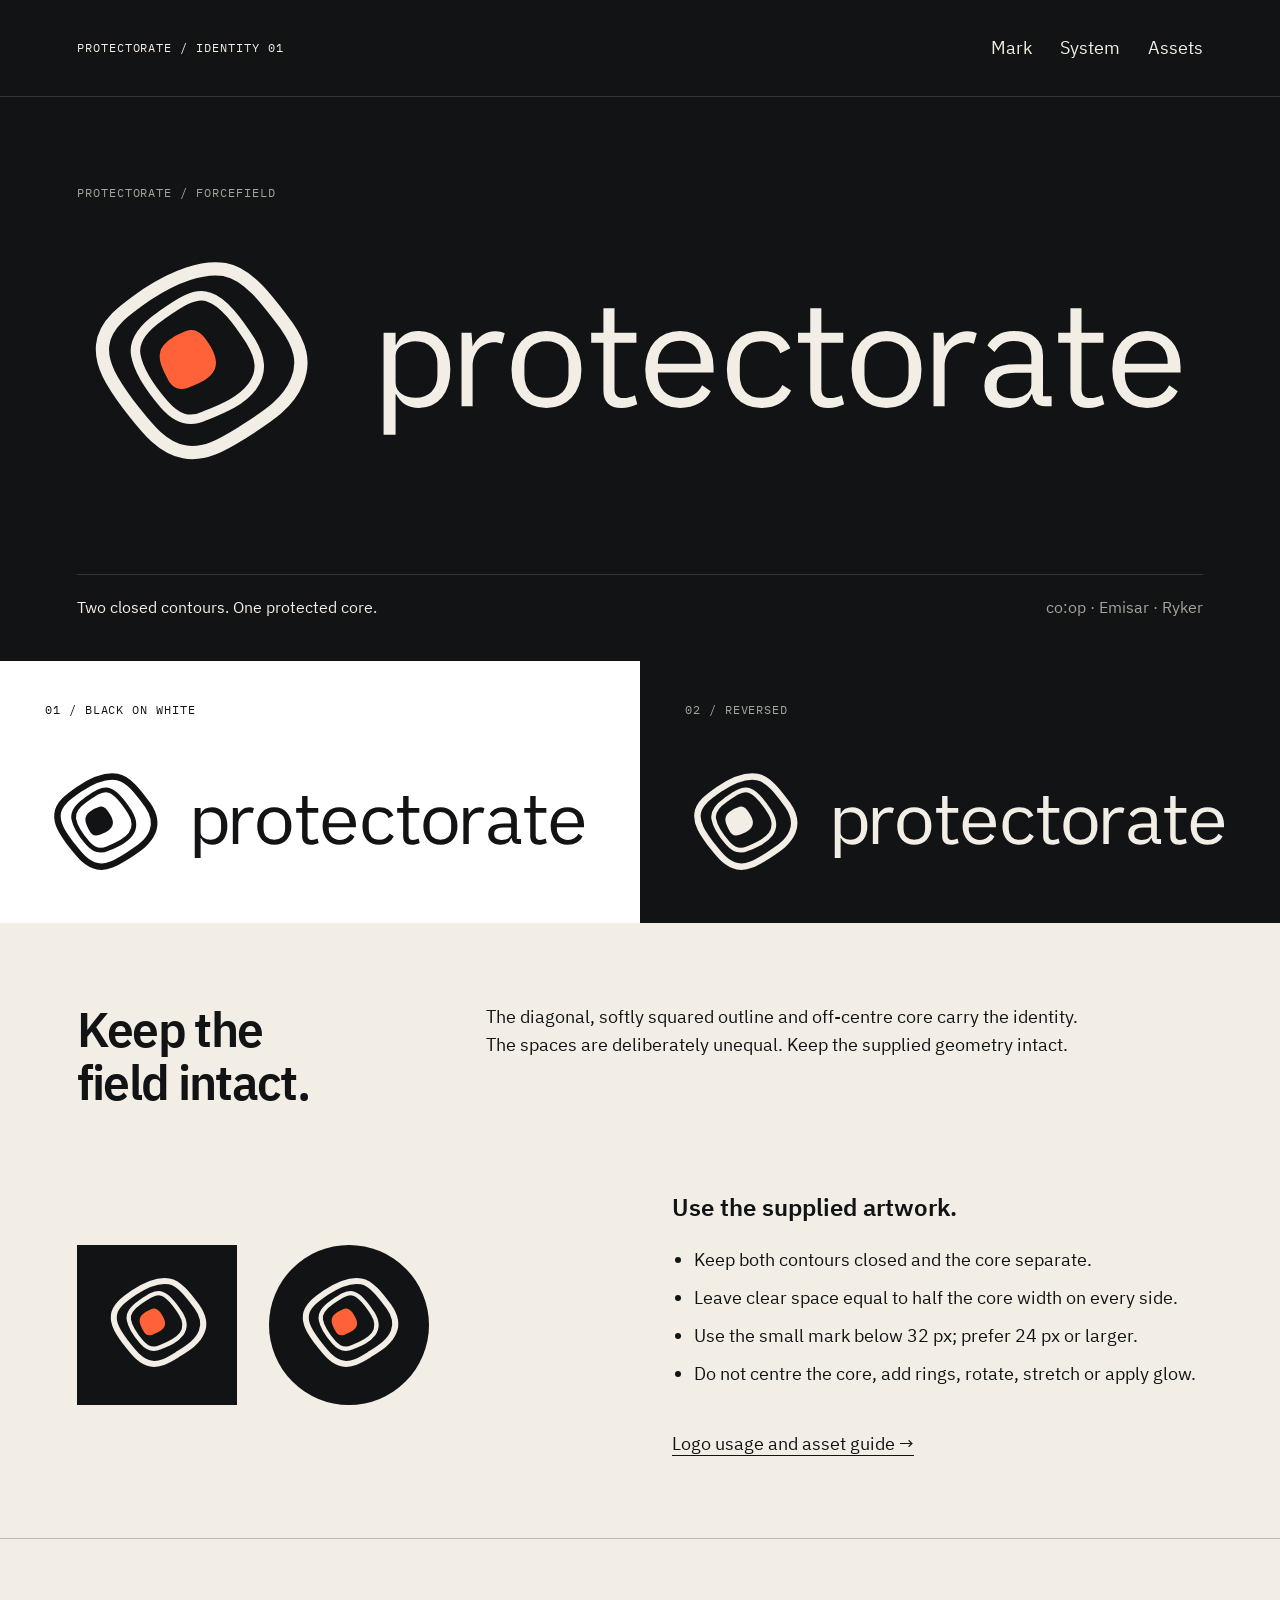
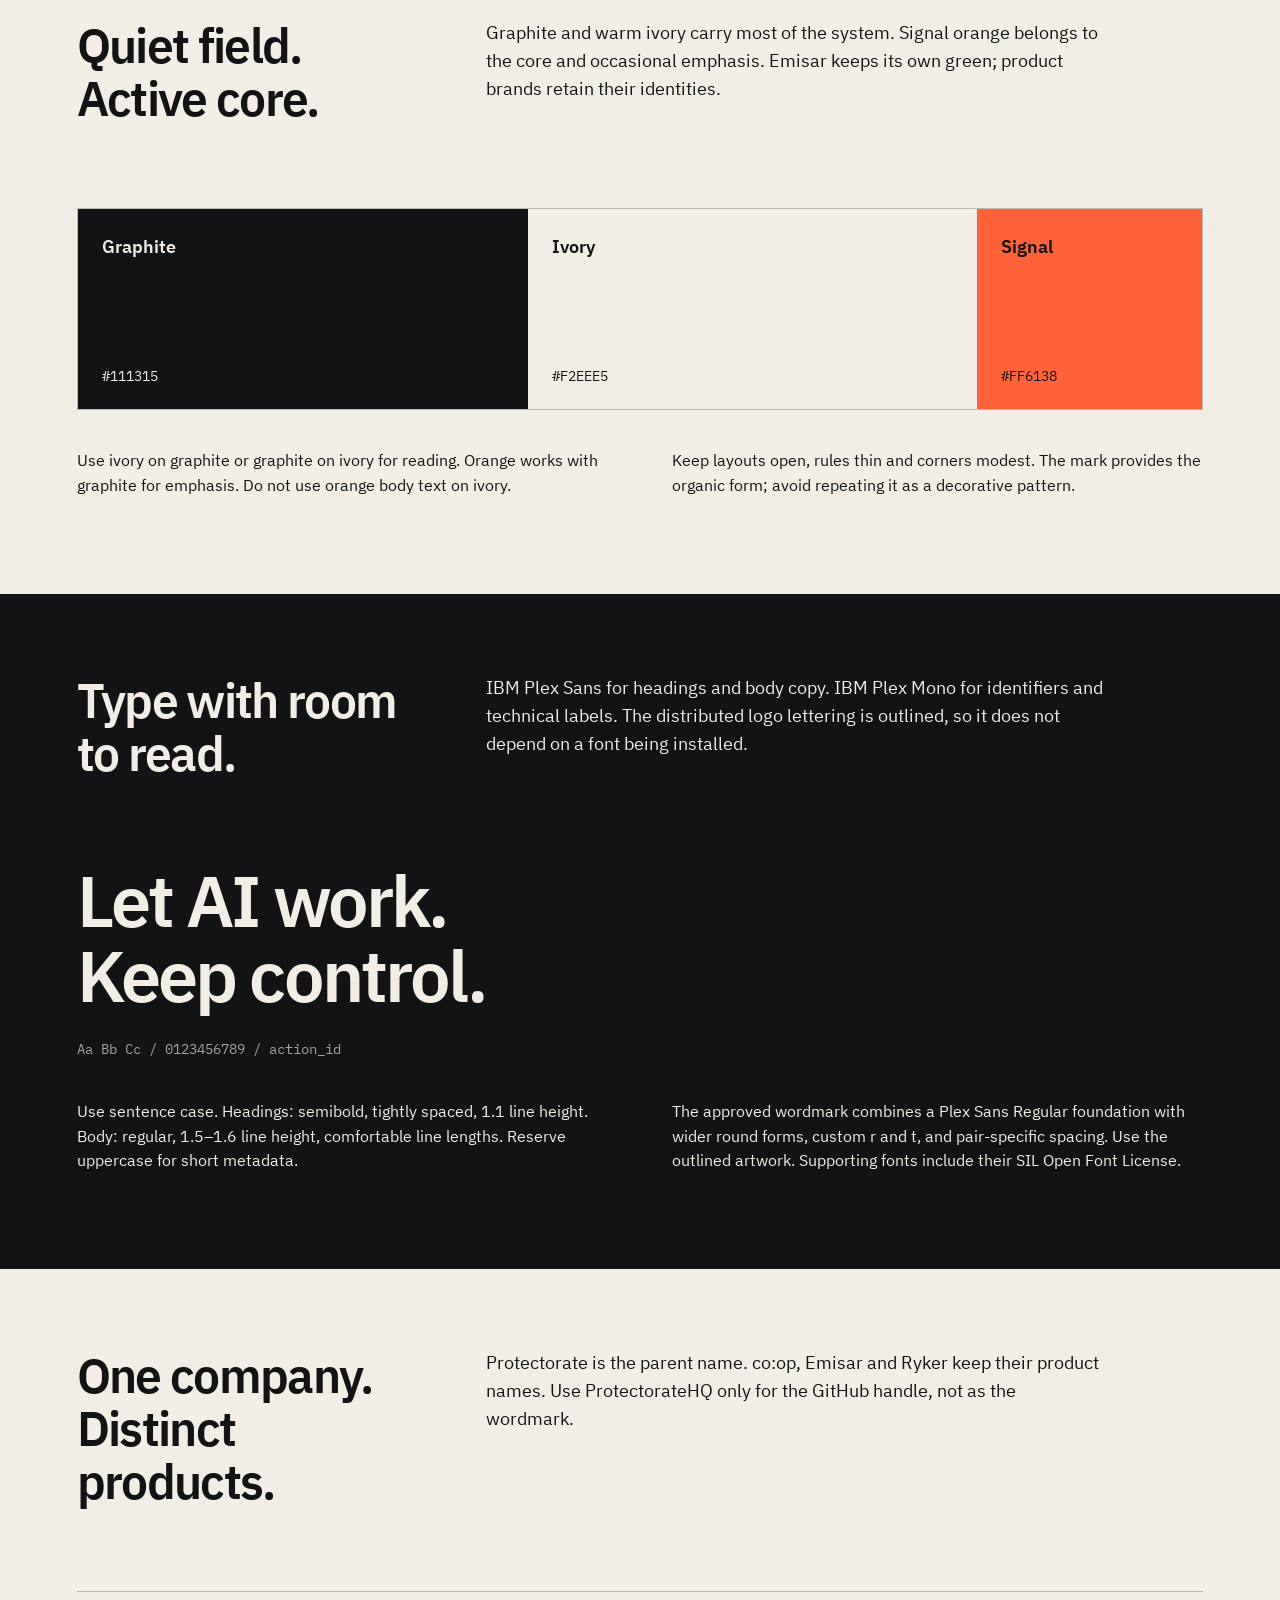
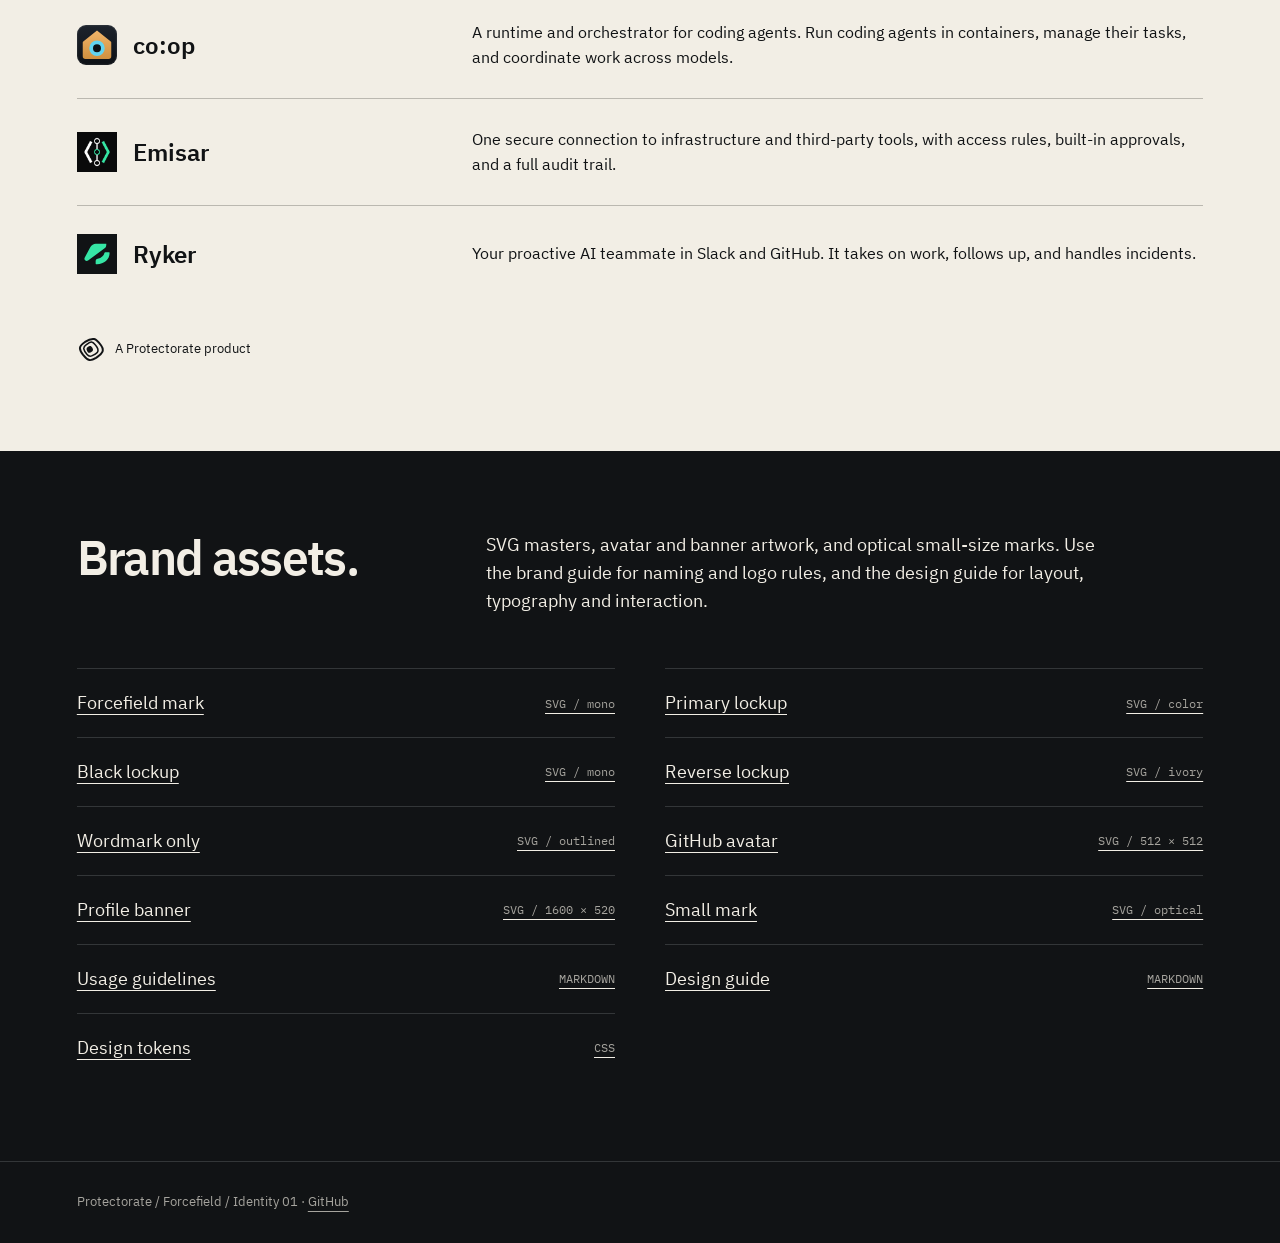
<file: brand/index.html>
<!doctype html>
<html lang="en"><head><meta charset="utf-8"><meta name="viewport" content="width=device-width,initial-scale=1"><title>Protectorate — Forcefield identity</title>
<style>
@font-face{font-family:Plex;src:url(assets/fonts/IBMPlexSans-Regular.woff2)}@font-face{font-family:Plex;src:url(assets/fonts/IBMPlexSans-SemiBold.woff2);font-weight:600}@font-face{font-family:PlexMono;src:url(assets/fonts/IBMPlexMono-Regular.woff2)}
:root{--ink:#111315;--paper:#f2eee5;--signal:#ff6138;--quiet:#a6a49e;--rule:#333638}*{box-sizing:border-box}html{scroll-behavior:smooth}body{margin:0;background:var(--ink);color:var(--paper);font:18px/1.55 Plex,sans-serif;-webkit-font-smoothing:antialiased}a{color:inherit;text-underline-offset:5px}a:focus-visible{outline:2px solid var(--signal);outline-offset:6px}.light a:focus-visible,.white a:focus-visible{outline-color:var(--ink)}nav a{display:inline-flex;align-items:center;min-height:44px;text-decoration:none}header{padding:26px 6%;display:flex;align-items:center;justify-content:space-between;border-bottom:1px solid var(--rule);gap:24px}nav{display:flex;gap:28px}.label{font:12px/1.5 PlexMono,monospace;letter-spacing:.08em;text-transform:uppercase}.muted{color:var(--quiet)}.hero{padding:80px 6% 42px}.hero img{width:100%;max-width:1200px;display:block;margin:38px auto 88px}.hero-foot{display:flex;justify-content:space-between;gap:24px;border-top:1px solid var(--rule);padding-top:20px}.hero-foot p{margin:0;font-size:16px}.variant-pair{display:grid;grid-template-columns:1fr 1fr}.variant{padding:40px 7%;min-height:260px;display:flex;flex-direction:column;justify-content:space-between;gap:45px}.variant img{width:100%}.light{background:var(--paper);color:var(--ink)}.white{background:#fff;color:var(--ink)}.dark{background:var(--ink);color:var(--paper)}.content{padding:80px 6%}.section-title{display:grid;grid-template-columns:1fr 2fr;gap:50px;margin-bottom:44px}h1,h2,h3,p{margin-top:0}h1,h2{font-size:48px;line-height:1.1;font-weight:600;letter-spacing:-.035em;text-wrap:balance}h3{font-size:24px;font-weight:600;line-height:1.25}.section-title p{max-width:620px;margin:0}.swatches{display:grid;grid-template-columns:2fr 2fr 1fr;border:1px solid #bcbab2}.swatch{min-height:200px;display:flex;flex-direction:column;justify-content:space-between;padding:24px}.swatch span{font:14px PlexMono,monospace}.signal{background:var(--signal);color:var(--ink)}.details{display:grid;grid-template-columns:1fr 1fr;gap:64px;margin-top:38px}.details p{font-size:16px;max-width:600px}.type-spec{font-size:72px;letter-spacing:-.04em;line-height:1.04;font-weight:600;margin:0 0 26px}.mono{font-family:PlexMono,monospace;font-size:14px}.family-row{display:grid;grid-template-columns:1fr 2fr;align-items:center;padding:28px 0;border-top:1px solid #bbb8b0;gap:30px}.family-row:last-child{border-bottom:1px solid #bbb8b0}.family-row h3,.family-row p{margin:0}.family-row h3{display:flex;align-items:center;gap:16px}.family-row h3 img{width:40px;height:40px;flex:none}.family-row p{font-size:16px}.endorsement{display:inline-flex;align-items:center;gap:10px;font-size:13px;margin-top:34px}.endorsement img{width:28px;height:28px}.assets{display:grid;grid-template-columns:1fr 1fr;gap:0 50px}.assets a{display:flex;align-items:center;justify-content:space-between;border-top:1px solid var(--rule);padding:20px 0;gap:20px}.assets small{font:12px PlexMono,monospace;color:var(--quiet)}footer{padding:30px 6%;border-top:1px solid var(--rule);font-size:13px;color:var(--quiet)}.avatar-row{display:flex;align-items:center;gap:32px}.avatar-row img{width:160px;height:160px}.avatar-row .circle{border-radius:50%}.rule-list{padding-left:22px}.rule-list li{margin:10px 0}.proof-link{display:inline-block;margin-top:24px}
@media(max-width:700px){body{font-size:16px}header{align-items:flex-start;flex-direction:column;gap:8px;padding:20px 6%}nav{gap:22px;font-size:14px}.hero{padding-top:44px}.hero img{margin:32px auto 50px}.hero-foot{flex-direction:column;gap:10px}.variant-pair{grid-template-columns:1fr}.variant{min-height:185px;padding:28px 6%}.content{padding:52px 6%}.section-title{grid-template-columns:1fr;gap:22px;margin-bottom:30px}h1,h2{font-size:36px}.details{grid-template-columns:1fr;gap:26px}.swatches{grid-template-columns:1fr}.swatch{min-height:135px}.type-spec{font-size:48px}.family-row{grid-template-columns:1fr;gap:8px}.assets{grid-template-columns:1fr}.avatar-row{gap:20px}.avatar-row img{width:min(132px,calc((100% - 20px)/2));height:auto;aspect-ratio:1}}
@media(prefers-reduced-motion:reduce){html{scroll-behavior:auto}}
</style></head><body>
<header><span class="label">Protectorate / Identity 01</span><nav aria-label="Identity guide"><a href="#mark">Mark</a><a href="#system">System</a><a href="#assets">Assets</a></nav></header>
<main><section class="hero" id="mark"><span class="label muted">Protectorate / Forcefield</span><h1 style="position:absolute;clip-path:inset(50%);width:1px;height:1px;overflow:hidden">Protectorate Forcefield identity</h1><img src="assets/lockup-color.svg" alt="Protectorate Forcefield primary logo"><div class="hero-foot"><p>Two closed contours. One protected core.</p><p class="muted">co:op · Emisar · Ryker</p></div></section>
<div class="variant-pair"><section class="variant white"><span class="label">01 / Black on white</span><img src="assets/lockup.svg" alt="Monochrome black logo"></section><section class="variant dark"><span class="label muted">02 / Reversed</span><img src="assets/lockup-reverse.svg" alt="Monochrome ivory logo"></section></div>
<section class="content light"><div class="section-title"><h2>Keep the field intact.</h2><p>The diagonal, softly squared outline and off-centre core carry the identity. The spaces are deliberately unequal. Keep the supplied geometry intact.</p></div><div class="details"><div class="avatar-row"><img src="assets/avatar.svg" alt="Square avatar"><img class="circle" src="assets/avatar.svg" alt="Circular avatar crop"></div><div><h3>Use the supplied artwork.</h3><ul class="rule-list"><li>Keep both contours closed and the core separate.</li><li>Leave clear space equal to half the core width on every side.</li><li>Use the small mark below 32 px; prefer 24 px or larger.</li><li>Do not centre the core, add rings, rotate, stretch or apply glow.</li></ul><a class="proof-link" href="README.md">Logo usage and asset guide →</a></div></div></section>
<section class="content light" id="system" style="border-top:1px solid #bbb8b0"><div class="section-title"><h2>Quiet field.<br>Active core.</h2><p>Graphite and warm ivory carry most of the system. Signal orange belongs to the core and occasional emphasis. Emisar keeps its own green; product brands retain their identities.</p></div><div class="swatches"><div class="swatch dark"><strong>Graphite</strong><span>#111315</span></div><div class="swatch light"><strong>Ivory</strong><span>#F2EEE5</span></div><div class="swatch signal"><strong>Signal</strong><span>#FF6138</span></div></div><div class="details"><p>Use ivory on graphite or graphite on ivory for reading. Orange works with graphite for emphasis. Do not use orange body text on ivory.</p><p>Keep layouts open, rules thin and corners modest. The mark provides the organic form; avoid repeating it as a decorative pattern.</p></div></section>
<section class="content"><div class="section-title"><h2>Type with room<br>to read.</h2><p>IBM Plex Sans for headings and body copy. IBM Plex Mono for identifiers and technical labels. The distributed logo lettering is outlined, so it does not depend on a font being installed.</p></div><p class="type-spec">Let AI work.<br>Keep control.</p><p class="mono muted">Aa Bb Cc / 0123456789 / action_id</p><div class="details"><p>Use sentence case. Headings: semibold, tightly spaced, 1.1 line height. Body: regular, 1.5–1.6 line height, comfortable line lengths. Reserve uppercase for short metadata.</p><p>The approved wordmark combines a Plex Sans Regular foundation with wider round forms, custom r and t, and pair-specific spacing. Use the outlined artwork. Supporting fonts include their SIL Open Font License.</p></div></section>
<section class="content light" id="products"><div class="section-title"><h2>One company.<br>Distinct products.</h2><p>Protectorate is the parent name. co:op, Emisar and Ryker keep their product names. Use ProtectorateHQ only for the GitHub handle, not as the wordmark.</p></div><div class="family-row"><h3><img src="../profile/assets/coop.svg" width="40" height="40" alt="">co:op</h3><p>A runtime and orchestrator for coding agents. Run coding agents in containers, manage their tasks, and coordinate work across models.</p></div><div class="family-row"><h3><img src="../profile/assets/emisar-avatar.png" width="40" height="40" alt="">Emisar</h3><p>One secure connection to infrastructure and third-party tools, with access rules, built-in approvals, and a full audit trail.</p></div><div class="family-row"><h3><img src="../profile/assets/ryker.svg" width="40" height="40" alt="">Ryker</h3><p>Your proactive AI teammate in Slack and GitHub. It takes on work, follows up, and handles incidents.</p></div><div class="endorsement"><img src="assets/mark-small.svg" alt=""><span>A Protectorate product</span></div></section>
<section class="content" id="assets"><div class="section-title"><h2>Brand assets.</h2><p>SVG masters, avatar and banner artwork, and optical small-size marks. Use the brand guide for naming and logo rules, and the design guide for layout, typography and interaction.</p></div><div class="assets"><a href="assets/mark.svg" download>Forcefield mark <small>SVG / mono</small></a><a href="assets/lockup-color.svg" download>Primary lockup <small>SVG / color</small></a><a href="assets/lockup.svg" download>Black lockup <small>SVG / mono</small></a><a href="assets/lockup-reverse.svg" download>Reverse lockup <small>SVG / ivory</small></a><a href="assets/wordmark.svg" download>Wordmark only <small>SVG / outlined</small></a><a href="assets/avatar.svg" download>GitHub avatar <small>SVG / 512 × 512</small></a><a href="assets/banner.svg" download>Profile banner <small>SVG / 1600 × 520</small></a><a href="assets/mark-small.svg" download>Small mark <small>SVG / optical</small></a><a href="README.md">Usage guidelines <small>MARKDOWN</small></a><a href="DESIGN.md">Design guide <small>MARKDOWN</small></a><a href="tokens.css" download>Design tokens <small>CSS</small></a></div></section></main><footer>Protectorate / Forcefield / Identity 01 · <a href="https://github.com/ProtectorateHQ">GitHub</a></footer></body></html>
</file>
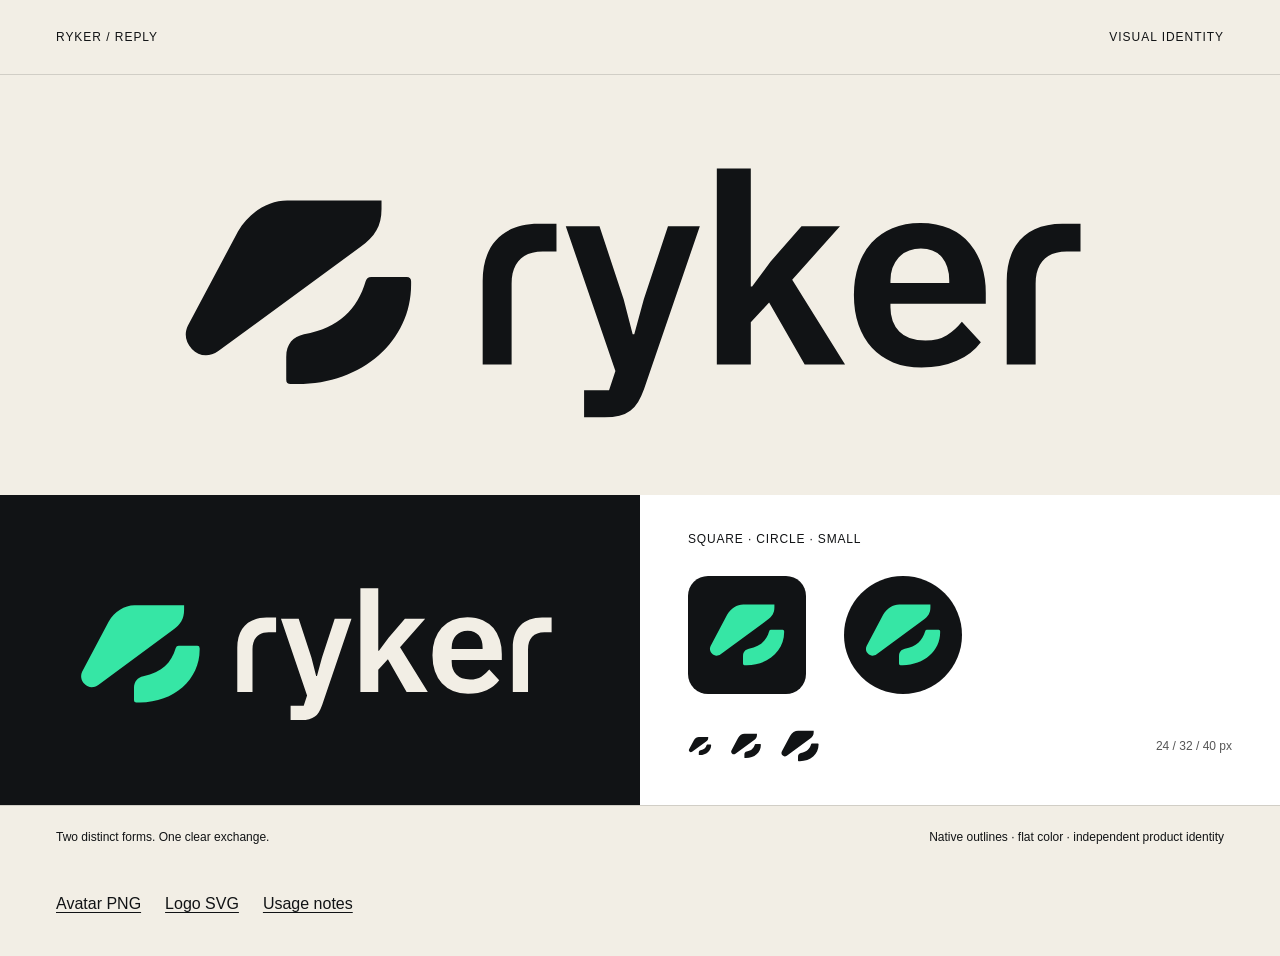
<file: brand/ryker/index.html>
<!doctype html>
<html lang="en"><head><meta charset="utf-8"><meta name="viewport" content="width=device-width,initial-scale=1"><title>Ryker — Reply identity</title><style>
*{box-sizing:border-box}body{margin:0;color:#111315;background:#f2eee5;font:16px/1.5 -apple-system,BlinkMacSystemFont,"Segoe UI",sans-serif}.sheet{max-width:1440px;margin:auto}header{display:flex;justify-content:space-between;padding:28px 56px;border-bottom:1px solid #d1cec6;gap:24px;font-size:12px;letter-spacing:.08em;text-transform:uppercase}.primary{height:420px;display:flex;align-items:center;justify-content:center;padding:36px 8%}.primary img{width:100%;max-width:970px;display:block}.bottom{display:grid;grid-template-columns:1fr 1fr}.reverse{background:#111315;display:flex;align-items:center;justify-content:center;padding:52px 48px;min-height:310px}.reverse img{width:100%;max-width:510px}.avatar-sizes{background:#fff;padding:35px 48px}.label{margin:0 0 28px;font-size:12px;letter-spacing:.07em;text-transform:uppercase}.avatars{display:flex;align-items:center;gap:38px}.avatars img{width:118px;height:118px;border-radius:20px}.avatars .circle{border-radius:50%}.small{display:flex;align-items:center;gap:18px;margin-top:32px}.small span{margin-left:auto;font-size:12px;color:#555}.small img{display:block}footer{display:flex;justify-content:space-between;gap:24px;padding:22px 56px;border-top:1px solid #d1cec6;font-size:12px}.download{padding:24px 56px 40px;display:flex;gap:24px}a{color:inherit;text-underline-offset:3px}a:focus-visible{outline:2px solid currentColor;outline-offset:4px}h1{position:absolute;width:1px;height:1px;overflow:hidden;clip-path:inset(50%)}@media(max-width:700px){header{padding:22px 24px;font-size:10px}.primary{height:260px;padding:30px 20px}.bottom{grid-template-columns:1fr}.reverse{padding:32px 24px;min-height:230px}.avatar-sizes{padding:28px 24px}.avatars{gap:28px}.avatars img{width:104px;height:104px}footer{padding:22px 24px;flex-direction:column;gap:6px}.download{padding:22px 24px;flex-wrap:wrap}.small{gap:14px}}
</style></head><body><main class="sheet"><h1>Ryker — Reply identity</h1><header><span>Ryker / Reply</span><span>Visual identity</span></header><section class="primary"><img src="lockup.svg" alt="Ryker symbol and custom lowercase wordmark"></section><div class="bottom"><section class="reverse"><img src="lockup-color.svg" alt="Mint and ivory Ryker logo on graphite"></section><section class="avatar-sizes"><p class="label">Square · circle · small</p><div class="avatars"><img src="avatar.svg" alt="Square avatar"><img class="circle" src="avatar.svg" alt="Circular avatar"></div><div class="small"><img src="mark.svg" width="24" height="24" alt="24 pixel mark"><img src="mark.svg" width="32" height="32" alt="32 pixel mark"><img src="mark.svg" width="40" height="40" alt="40 pixel mark"><span>24 / 32 / 40 px</span></div></section></div><footer><span>Two distinct forms. One clear exchange.</span><span>Native outlines · flat color · independent product identity</span></footer><nav class="download" aria-label="Logo files"><a href="avatar.png" download>Avatar PNG</a><a href="lockup.svg" download>Logo SVG</a><a href="README.md">Usage notes</a></nav></main></body></html>
</file>
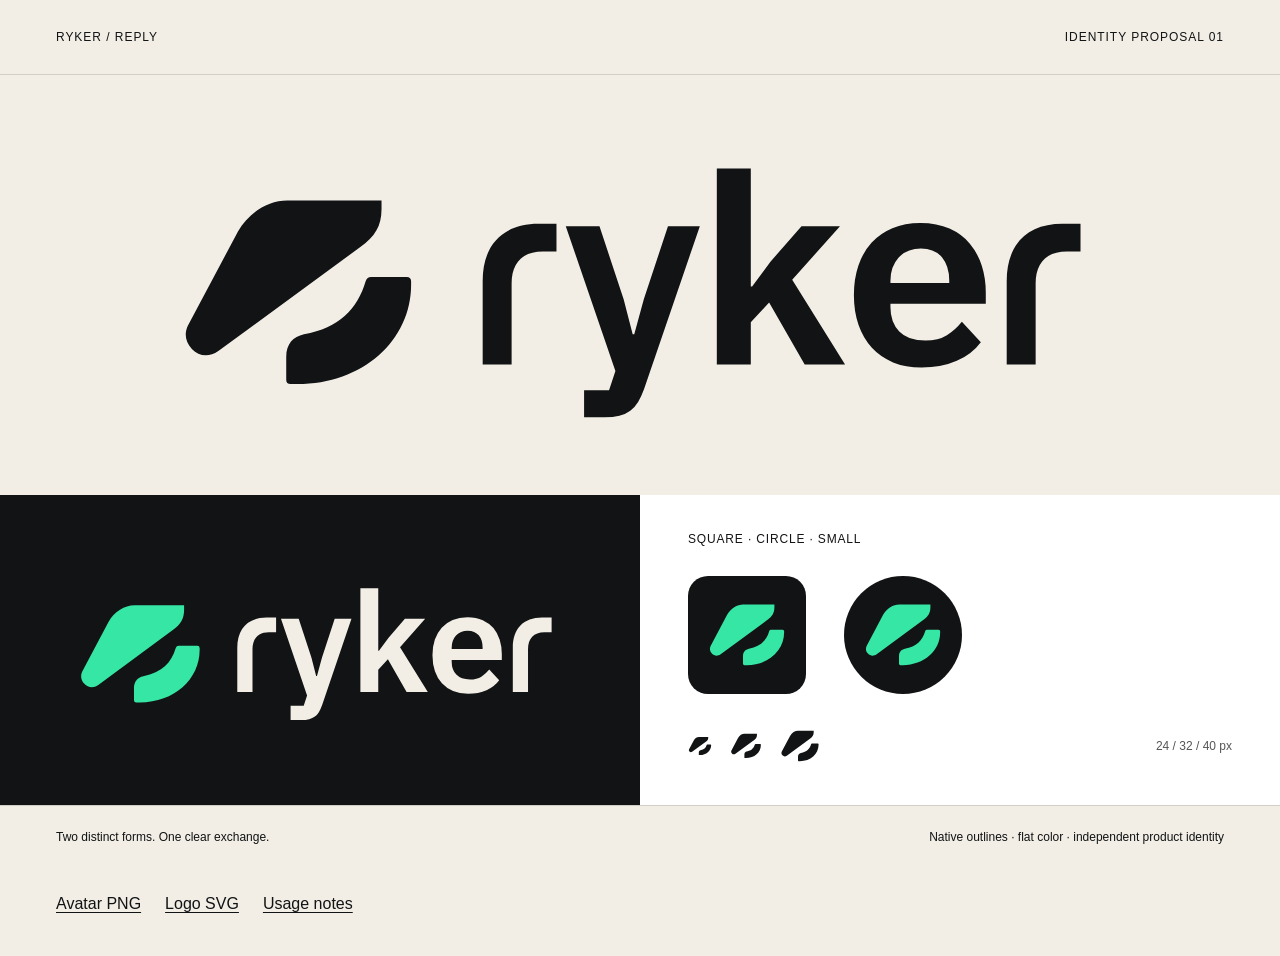
<file: brand/proposals/ryker/index.html>
<!doctype html>
<html lang="en"><head><meta charset="utf-8"><meta name="viewport" content="width=device-width,initial-scale=1"><title>Ryker — Reply identity proposal</title><style>
*{box-sizing:border-box}body{margin:0;color:#111315;background:#f2eee5;font:16px/1.5 -apple-system,BlinkMacSystemFont,"Segoe UI",sans-serif}.sheet{max-width:1440px;margin:auto}header{display:flex;justify-content:space-between;padding:28px 56px;border-bottom:1px solid #d1cec6;gap:24px;font-size:12px;letter-spacing:.08em;text-transform:uppercase}.primary{height:420px;display:flex;align-items:center;justify-content:center;padding:36px 8%}.primary img{width:100%;max-width:970px;display:block}.bottom{display:grid;grid-template-columns:1fr 1fr}.reverse{background:#111315;display:flex;align-items:center;justify-content:center;padding:52px 48px;min-height:310px}.reverse img{width:100%;max-width:510px}.avatar-sizes{background:#fff;padding:35px 48px}.label{margin:0 0 28px;font-size:12px;letter-spacing:.07em;text-transform:uppercase}.avatars{display:flex;align-items:center;gap:38px}.avatars img{width:118px;height:118px;border-radius:20px}.avatars .circle{border-radius:50%}.small{display:flex;align-items:center;gap:18px;margin-top:32px}.small span{margin-left:auto;font-size:12px;color:#555}.small img{display:block}footer{display:flex;justify-content:space-between;gap:24px;padding:22px 56px;border-top:1px solid #d1cec6;font-size:12px}.download{padding:24px 56px 40px;display:flex;gap:24px}a{color:inherit;text-underline-offset:3px}a:focus-visible{outline:2px solid currentColor;outline-offset:4px}h1{position:absolute;width:1px;height:1px;overflow:hidden;clip-path:inset(50%)}@media(max-width:700px){header{padding:22px 24px;font-size:10px}.primary{height:260px;padding:30px 20px}.bottom{grid-template-columns:1fr}.reverse{padding:32px 24px;min-height:230px}.avatar-sizes{padding:28px 24px}.avatars{gap:28px}.avatars img{width:104px;height:104px}footer{padding:22px 24px;flex-direction:column;gap:6px}.download{padding:22px 24px;flex-wrap:wrap}.small{gap:14px}}
</style></head><body><main class="sheet"><h1>Ryker — Reply identity proposal</h1><header><span>Ryker / Reply</span><span>Identity proposal 01</span></header><section class="primary"><img src="lockup.svg" alt="Ryker symbol and custom lowercase wordmark"></section><div class="bottom"><section class="reverse"><img src="lockup-color.svg" alt="Mint and ivory Ryker logo on graphite"></section><section class="avatar-sizes"><p class="label">Square · circle · small</p><div class="avatars"><img src="avatar.svg" alt="Square avatar"><img class="circle" src="avatar.svg" alt="Circular avatar"></div><div class="small"><img src="mark.svg" width="24" height="24" alt="24 pixel mark"><img src="mark.svg" width="32" height="32" alt="32 pixel mark"><img src="mark.svg" width="40" height="40" alt="40 pixel mark"><span>24 / 32 / 40 px</span></div></section></div><footer><span>Two distinct forms. One clear exchange.</span><span>Native outlines · flat color · independent product identity</span></footer><nav class="download" aria-label="Logo files"><a href="avatar.png" download>Avatar PNG</a><a href="lockup.svg" download>Logo SVG</a><a href="README.md">Usage notes</a></nav></main></body></html>
</file>
